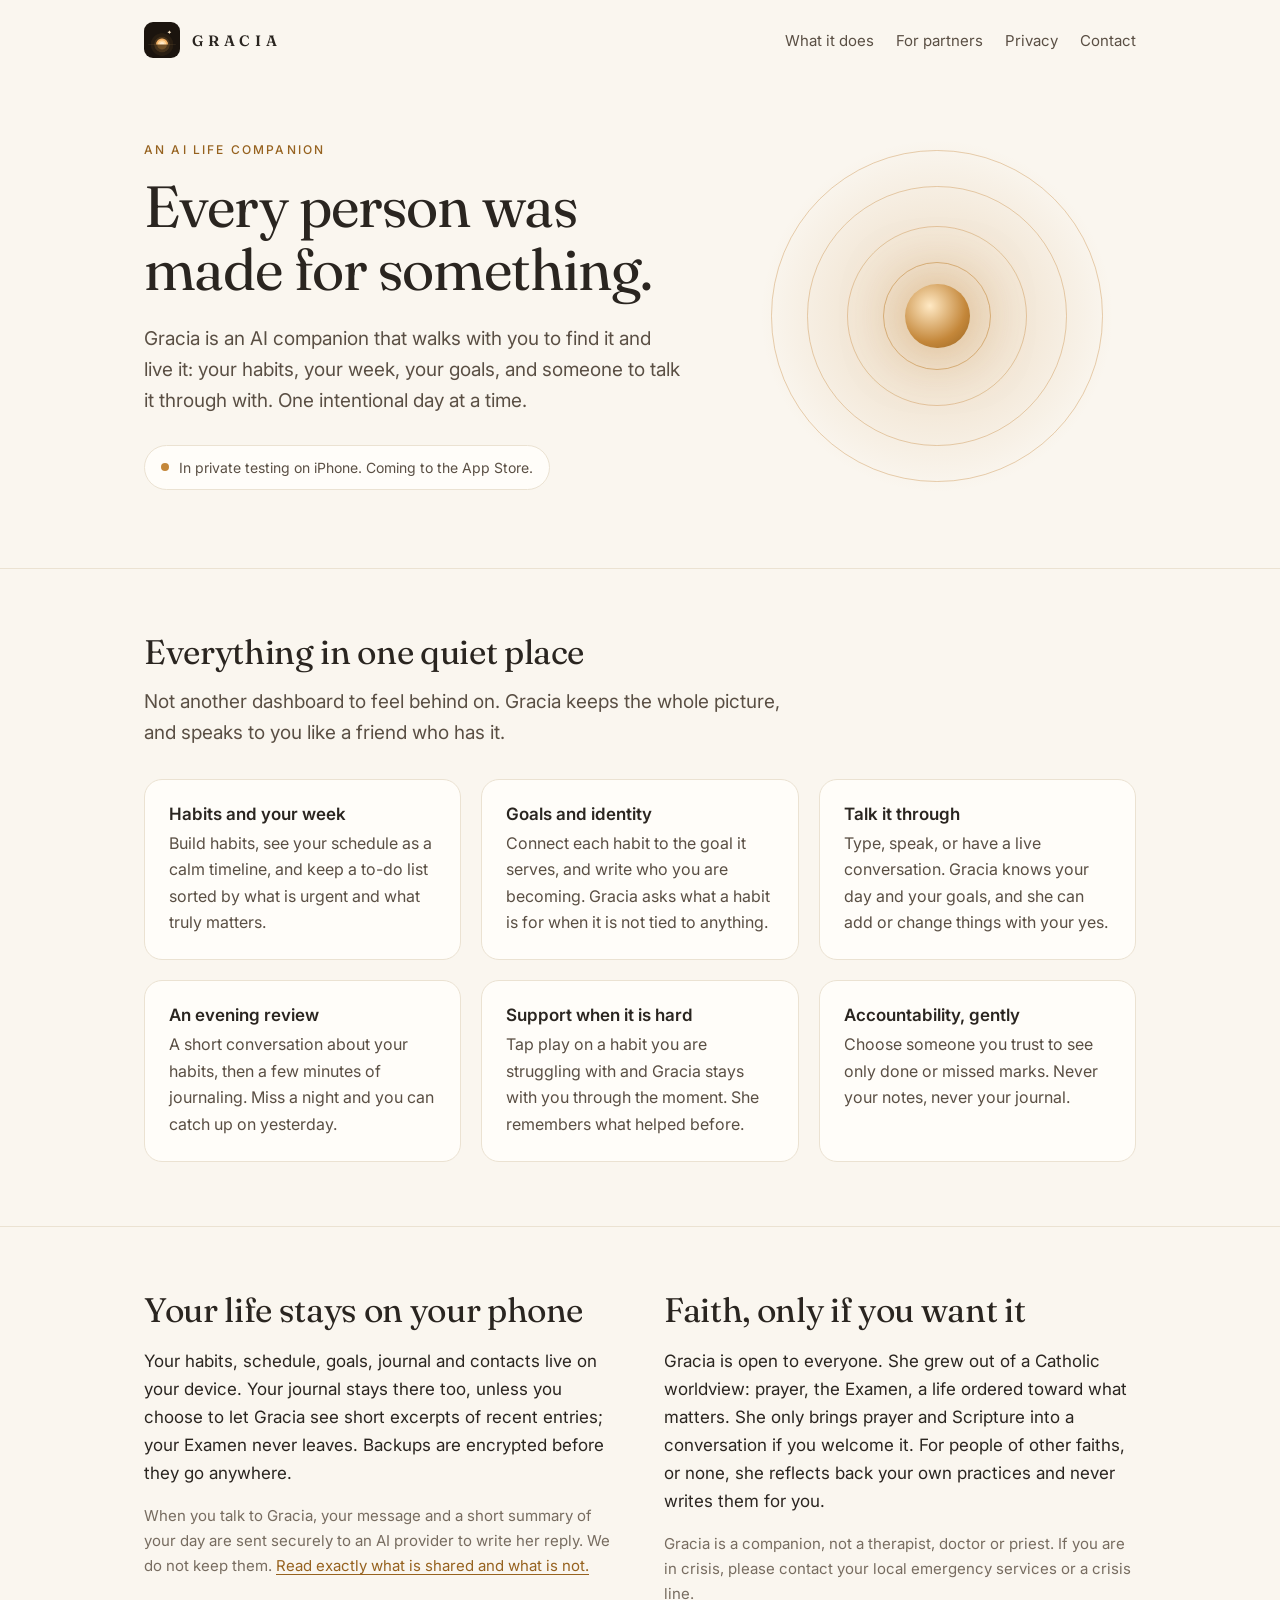
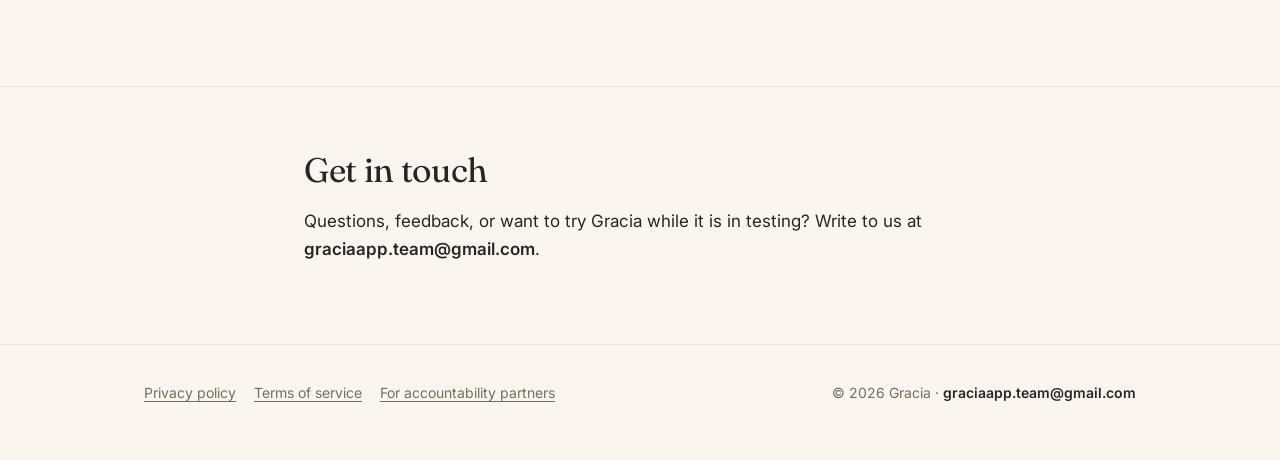
<file: index.html>
<!doctype html>
<html lang="en">
<head>
<meta charset="utf-8">
<meta name="viewport" content="width=device-width, initial-scale=1">
<title>Gracia: Your AI Life Companion</title>
<meta name="description" content="Every person was made for something. Gracia is an AI companion that walks with you to find it and live it, one intentional day at a time.">
<meta name="theme-color" content="#faf6ef">
<meta property="og:title" content="Gracia: Your AI Life Companion"><meta property="og:description" content="Every person was made for something. Gracia is an AI companion that walks with you to find it and live it, one intentional day at a time."><meta property="og:type" content="website">
<link rel="icon" href="/assets/favicon.png">
<link rel="apple-touch-icon" href="/assets/icon.png">

<link rel="preconnect" href="https://fonts.googleapis.com"><link rel="preconnect" href="https://fonts.gstatic.com" crossorigin><link rel="stylesheet" href="https://fonts.googleapis.com/css2?family=Fraunces:opsz,wght@9..144,400;9..144,600&family=Inter:wght@400;500;600&display=swap">
<link rel="stylesheet" href="/style.css">
</head>
<body>
<header class="site"><div class="wrap">
  <a class="brand" href="/"><img src="/assets/icon.png" alt="" width="36" height="36"><span>Gracia</span></a>
  <nav class="site" aria-label="Main"><a href="/#what">What it does</a><a href="/partners">For partners</a><a href="/privacy">Privacy</a><a href="/#contact">Contact</a></nav>
</div></header>

<main>
<div class="hero"><div class="wrap">
  <div>
    <p class="eyebrow">An AI life companion</p>
    <h1>Every person was made for something.</h1>
    <p class="lede">Gracia is an AI companion that walks with you to find it and live it: your habits, your week, your goals, and someone to talk it through with. One intentional day at a time.</p>
    <span class="status"><i></i> In private testing on iPhone. Coming to the App Store.</span>
  </div>
  <div class="orb" role="img" aria-label="Gracia's glowing orb"><div class="ring r1"></div><div class="ring r2"></div><div class="ring r3"></div><div class="ring r4"></div><div class="core"></div></div>
</div></div>

<section id="what"><div class="wrap">
  <h2>Everything in one quiet place</h2>
  <p class="lede" style="margin-bottom:0">Not another dashboard to feel behind on. Gracia keeps the whole picture, and speaks to you like a friend who has it.</p>
  <div class="grid">
    <div class="card"><h3>Habits and your week</h3><p>Build habits, see your schedule as a calm timeline, and keep a to-do list sorted by what is urgent and what truly matters.</p></div>
    <div class="card"><h3>Goals and identity</h3><p>Connect each habit to the goal it serves, and write who you are becoming. Gracia asks what a habit is for when it is not tied to anything.</p></div>
    <div class="card"><h3>Talk it through</h3><p>Type, speak, or have a live conversation. Gracia knows your day and your goals, and she can add or change things with your yes.</p></div>
    <div class="card"><h3>An evening review</h3><p>A short conversation about your habits, then a few minutes of journaling. Miss a night and you can catch up on yesterday.</p></div>
    <div class="card"><h3>Support when it is hard</h3><p>Tap play on a habit you are struggling with and Gracia stays with you through the moment. She remembers what helped before.</p></div>
    <div class="card"><h3>Accountability, gently</h3><p>Choose someone you trust to see only done or missed marks. Never your notes, never your journal.</p></div>
  </div>
</div></section>

<section><div class="wrap two">
  <div>
    <h2>Your life stays on your phone</h2>
    <p>Your habits, schedule, goals, journal and contacts live on your device. Your journal stays there too, unless you choose to let Gracia see short excerpts of recent entries; your Examen never leaves. Backups are encrypted before they go anywhere.</p>
    <p class="quiet">When you talk to Gracia, your message and a short summary of your day are sent securely to an AI provider to write her reply. We do not keep them. <a href="/privacy">Read exactly what is shared and what is not.</a></p>
  </div>
  <div>
    <h2>Faith, only if you want it</h2>
    <p>Gracia is open to everyone. She grew out of a Catholic worldview: prayer, the Examen, a life ordered toward what matters. She only brings prayer and Scripture into a conversation if you welcome it. For people of other faiths, or none, she reflects back your own practices and never writes them for you.</p>
    <p class="quiet">Gracia is a companion, not a therapist, doctor or priest. If you are in crisis, please contact your local emergency services or a crisis line.</p>
  </div>
</div></section>

<section id="contact"><div class="wrap narrow">
  <h2>Get in touch</h2>
  <p>Questions, feedback, or want to try Gracia while it is in testing? Write to us at <span class="email">graciaapp.team@gmail.com</span>.</p>
</div></section>
</main>

<footer class="site"><div class="wrap">
  <div><a href="/privacy">Privacy policy</a><a href="/terms">Terms of service</a><a href="/partners">For accountability partners</a></div>
  <div>© 2026 Gracia · <span class="email">graciaapp.team@gmail.com</span></div>
</div></footer>
</body>
</html>
</file>
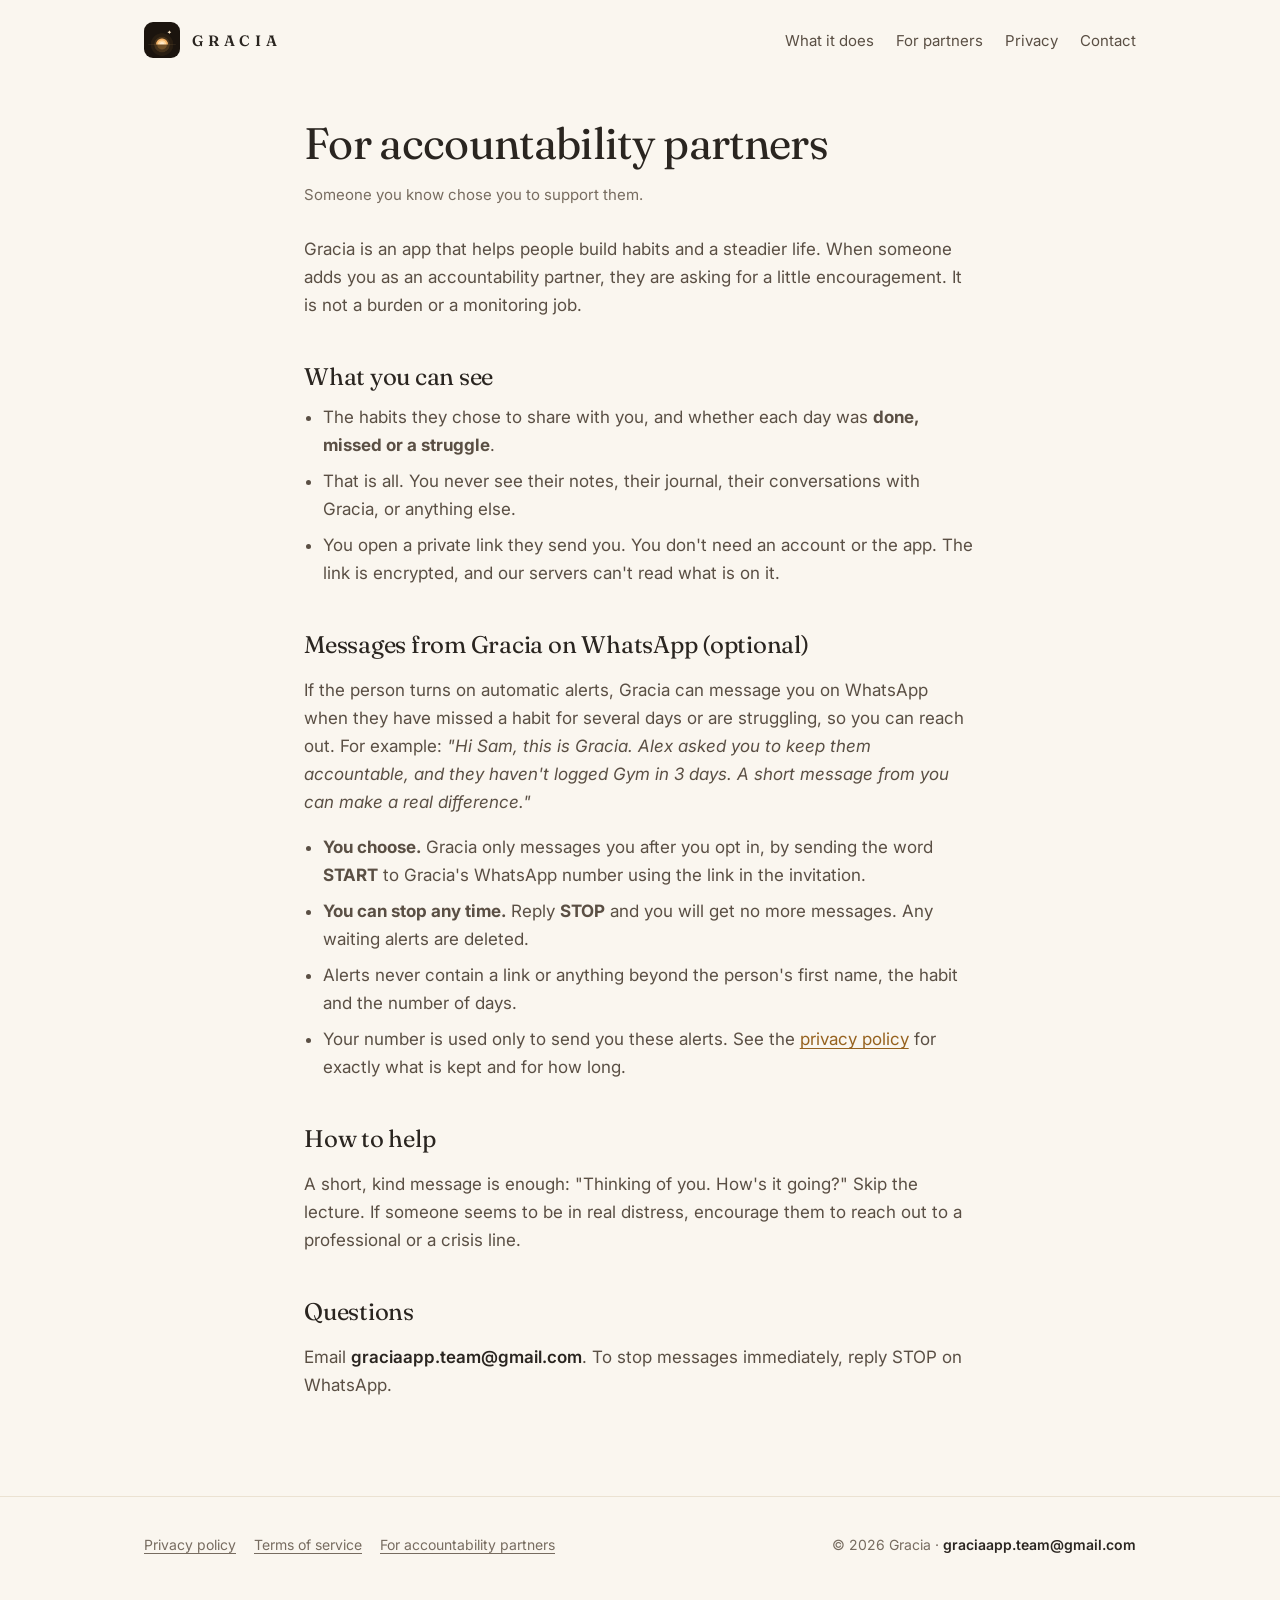
<file: partners/index.html>
<!doctype html>
<html lang="en">
<head>
<meta charset="utf-8">
<meta name="viewport" content="width=device-width, initial-scale=1">
<title>For accountability partners · Gracia</title>
<meta name="description" content="What accountability partners see, how optional WhatsApp alerts work, and how to stop them.">
<meta name="theme-color" content="#faf6ef">
<meta property="og:title" content="For accountability partners · Gracia"><meta property="og:description" content="What accountability partners see, how optional WhatsApp alerts work, and how to stop them."><meta property="og:type" content="website">
<link rel="icon" href="/assets/favicon.png">
<link rel="apple-touch-icon" href="/assets/icon.png">

<link rel="preconnect" href="https://fonts.googleapis.com"><link rel="preconnect" href="https://fonts.gstatic.com" crossorigin><link rel="stylesheet" href="https://fonts.googleapis.com/css2?family=Fraunces:opsz,wght@9..144,400;9..144,600&family=Inter:wght@400;500;600&display=swap">
<link rel="stylesheet" href="/style.css">
</head>
<body>
<header class="site"><div class="wrap">
  <a class="brand" href="/"><img src="/assets/icon.png" alt="" width="36" height="36"><span>Gracia</span></a>
  <nav class="site" aria-label="Main"><a href="/#what">What it does</a><a href="/partners">For partners</a><a href="/privacy">Privacy</a><a href="/#contact">Contact</a></nav>
</div></header>

<main class="prose"><div class="wrap narrow">
<h1>For accountability partners</h1>
<p class="meta">Someone you know chose you to support them.</p>

<p>Gracia is an app that helps people build habits and a steadier life. When someone adds you as an accountability partner, they are asking for a little encouragement. It is not a burden or a monitoring job.</p>

<h2>What you can see</h2>
<ul class="plain">
<li>The habits they chose to share with you, and whether each day was <strong>done, missed or a struggle</strong>.</li>
<li>That is all. You never see their notes, their journal, their conversations with Gracia, or anything else.</li>
<li>You open a private link they send you. You don't need an account or the app. The link is encrypted, and our servers can't read what is on it.</li>
</ul>

<h2>Messages from Gracia on WhatsApp (optional)</h2>
<p>If the person turns on automatic alerts, Gracia can message you on WhatsApp when they have missed a habit for several days or are struggling, so you can reach out. For example: <em>"Hi Sam, this is Gracia. Alex asked you to keep them accountable, and they haven't logged Gym in 3 days. A short message from you can make a real difference."</em></p>
<ul class="plain">
<li><strong>You choose.</strong> Gracia only messages you after you opt in, by sending the word <strong>START</strong> to Gracia's WhatsApp number using the link in the invitation.</li>
<li><strong>You can stop any time.</strong> Reply <strong>STOP</strong> and you will get no more messages. Any waiting alerts are deleted.</li>
<li>Alerts never contain a link or anything beyond the person's first name, the habit and the number of days.</li>
<li>Your number is used only to send you these alerts. See the <a href="/privacy">privacy policy</a> for exactly what is kept and for how long.</li>
</ul>

<h2>How to help</h2>
<p>A short, kind message is enough: "Thinking of you. How's it going?" Skip the lecture. If someone seems to be in real distress, encourage them to reach out to a professional or a crisis line.</p>

<h2>Questions</h2>
<p>Email <span class="email">graciaapp.team@gmail.com</span>. To stop messages immediately, reply STOP on WhatsApp.</p>
</div></main>

<footer class="site"><div class="wrap">
  <div><a href="/privacy">Privacy policy</a><a href="/terms">Terms of service</a><a href="/partners">For accountability partners</a></div>
  <div>© 2026 Gracia · <span class="email">graciaapp.team@gmail.com</span></div>
</div></footer>
</body>
</html>
</file>
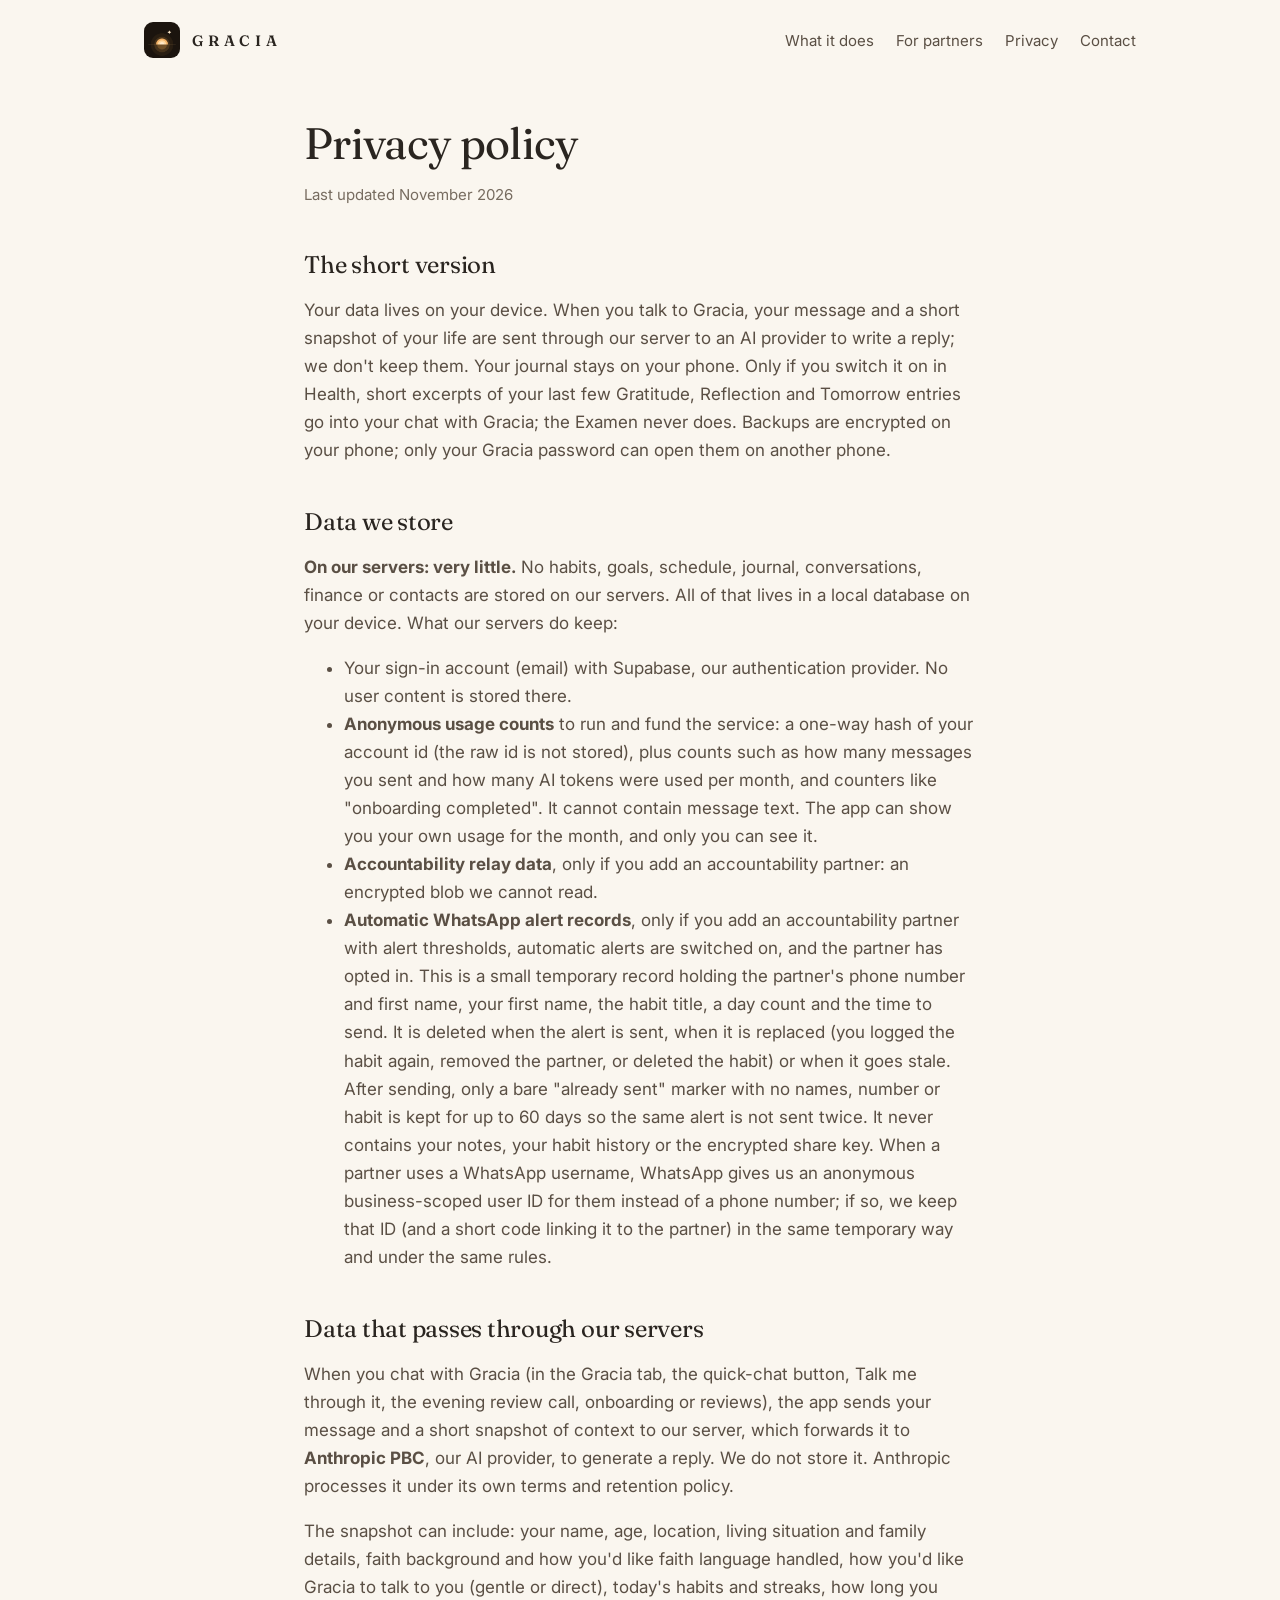
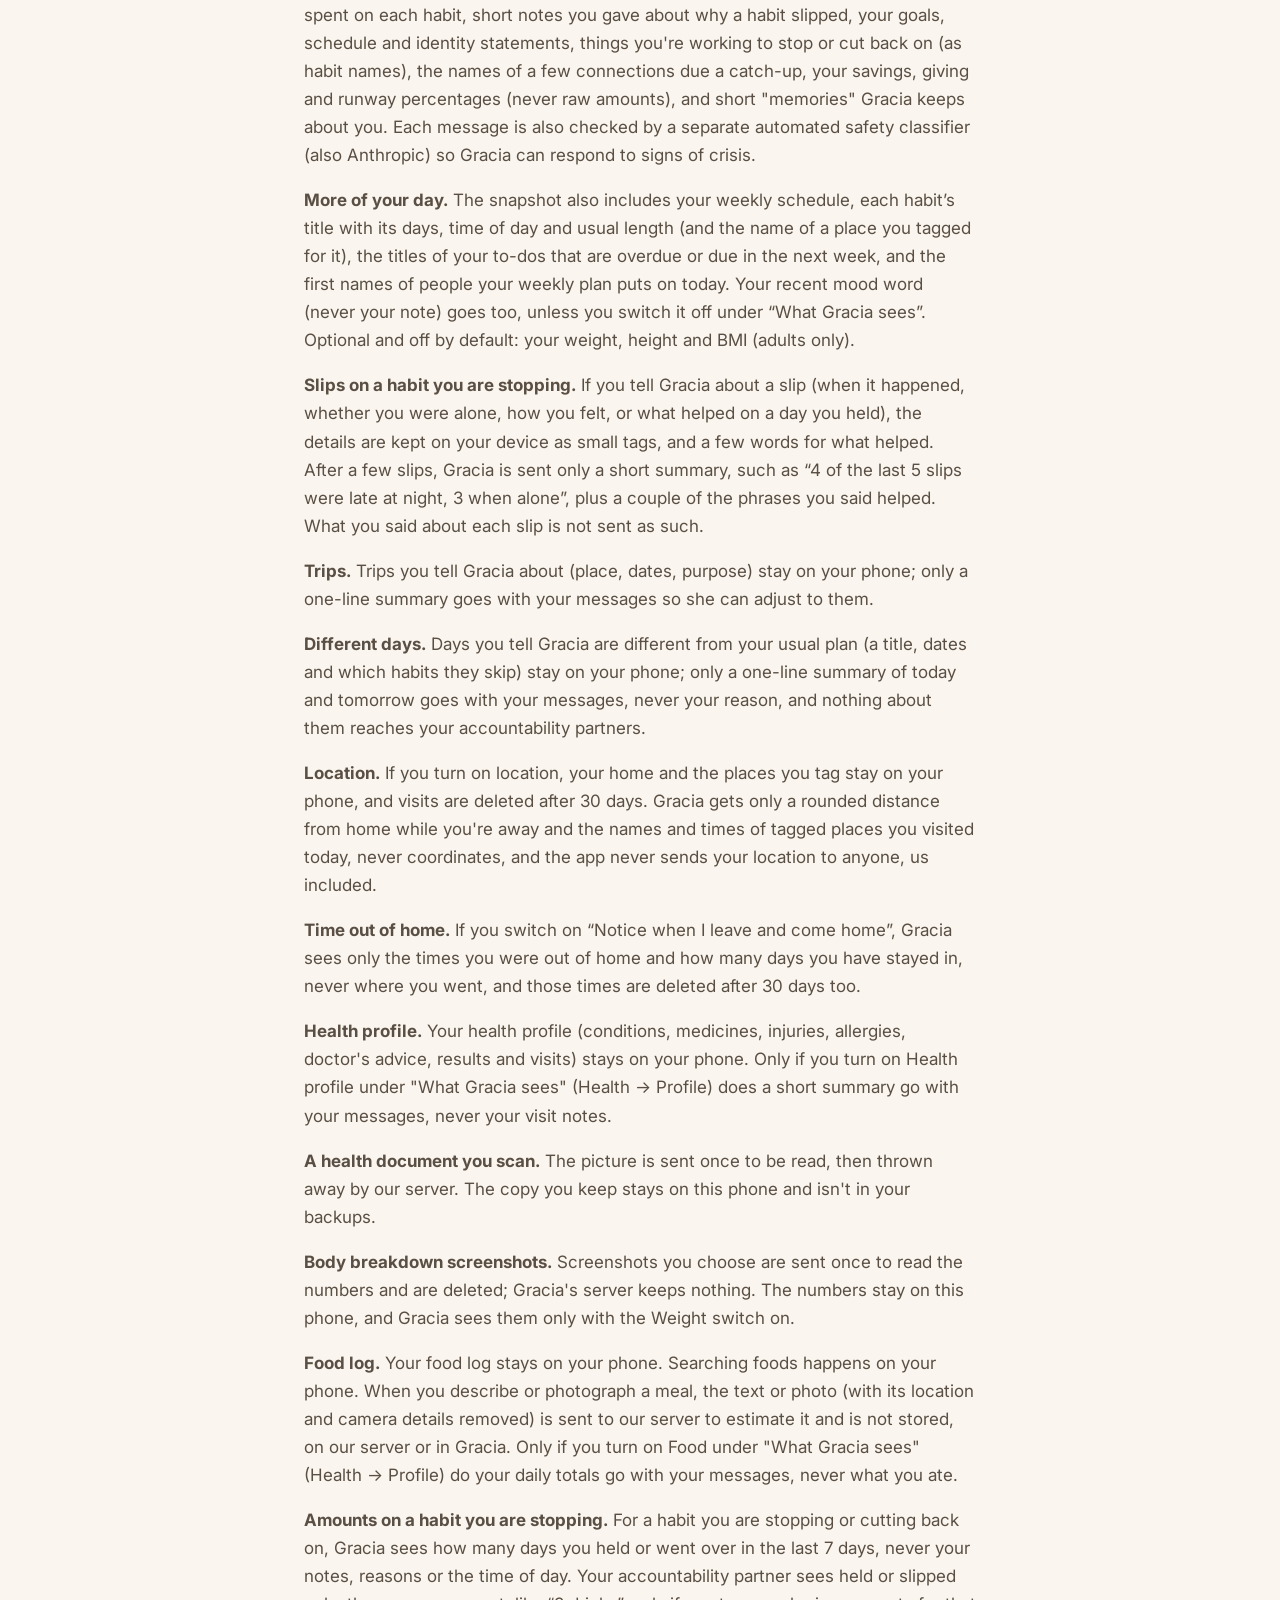
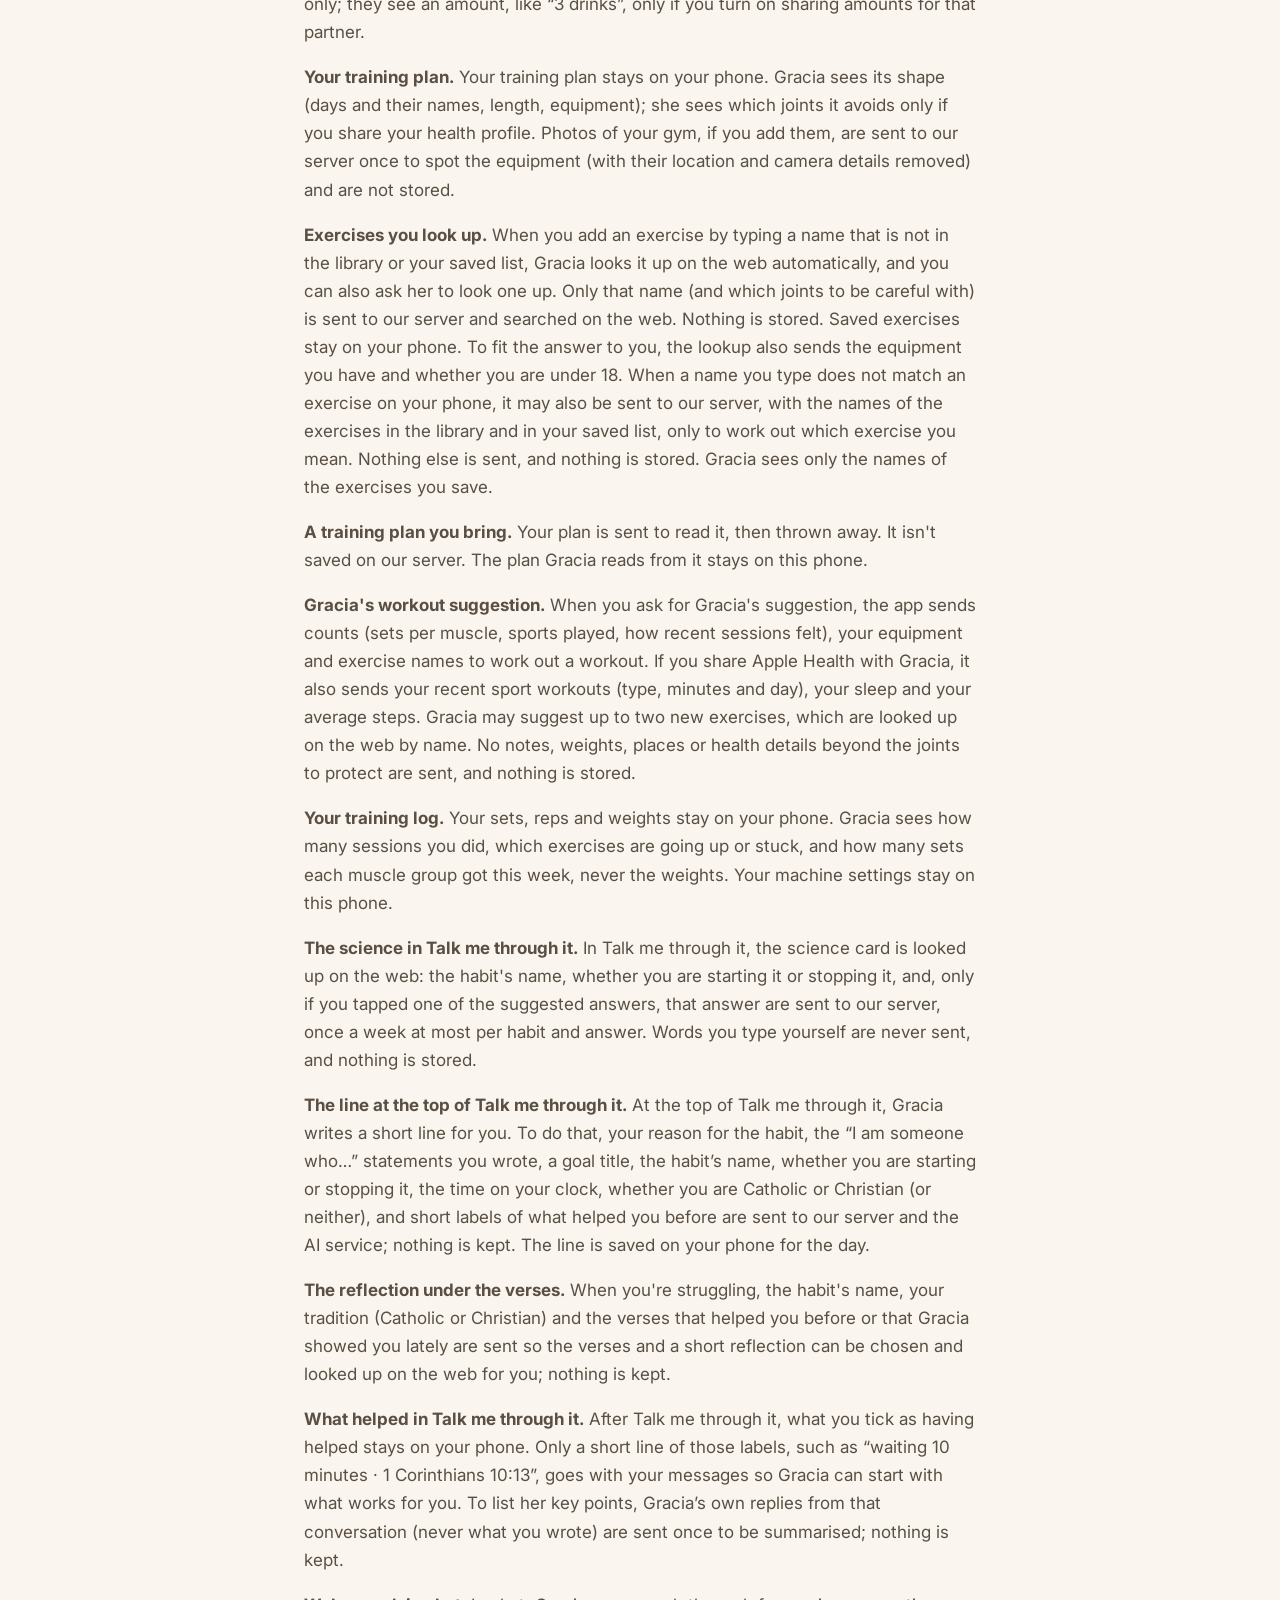
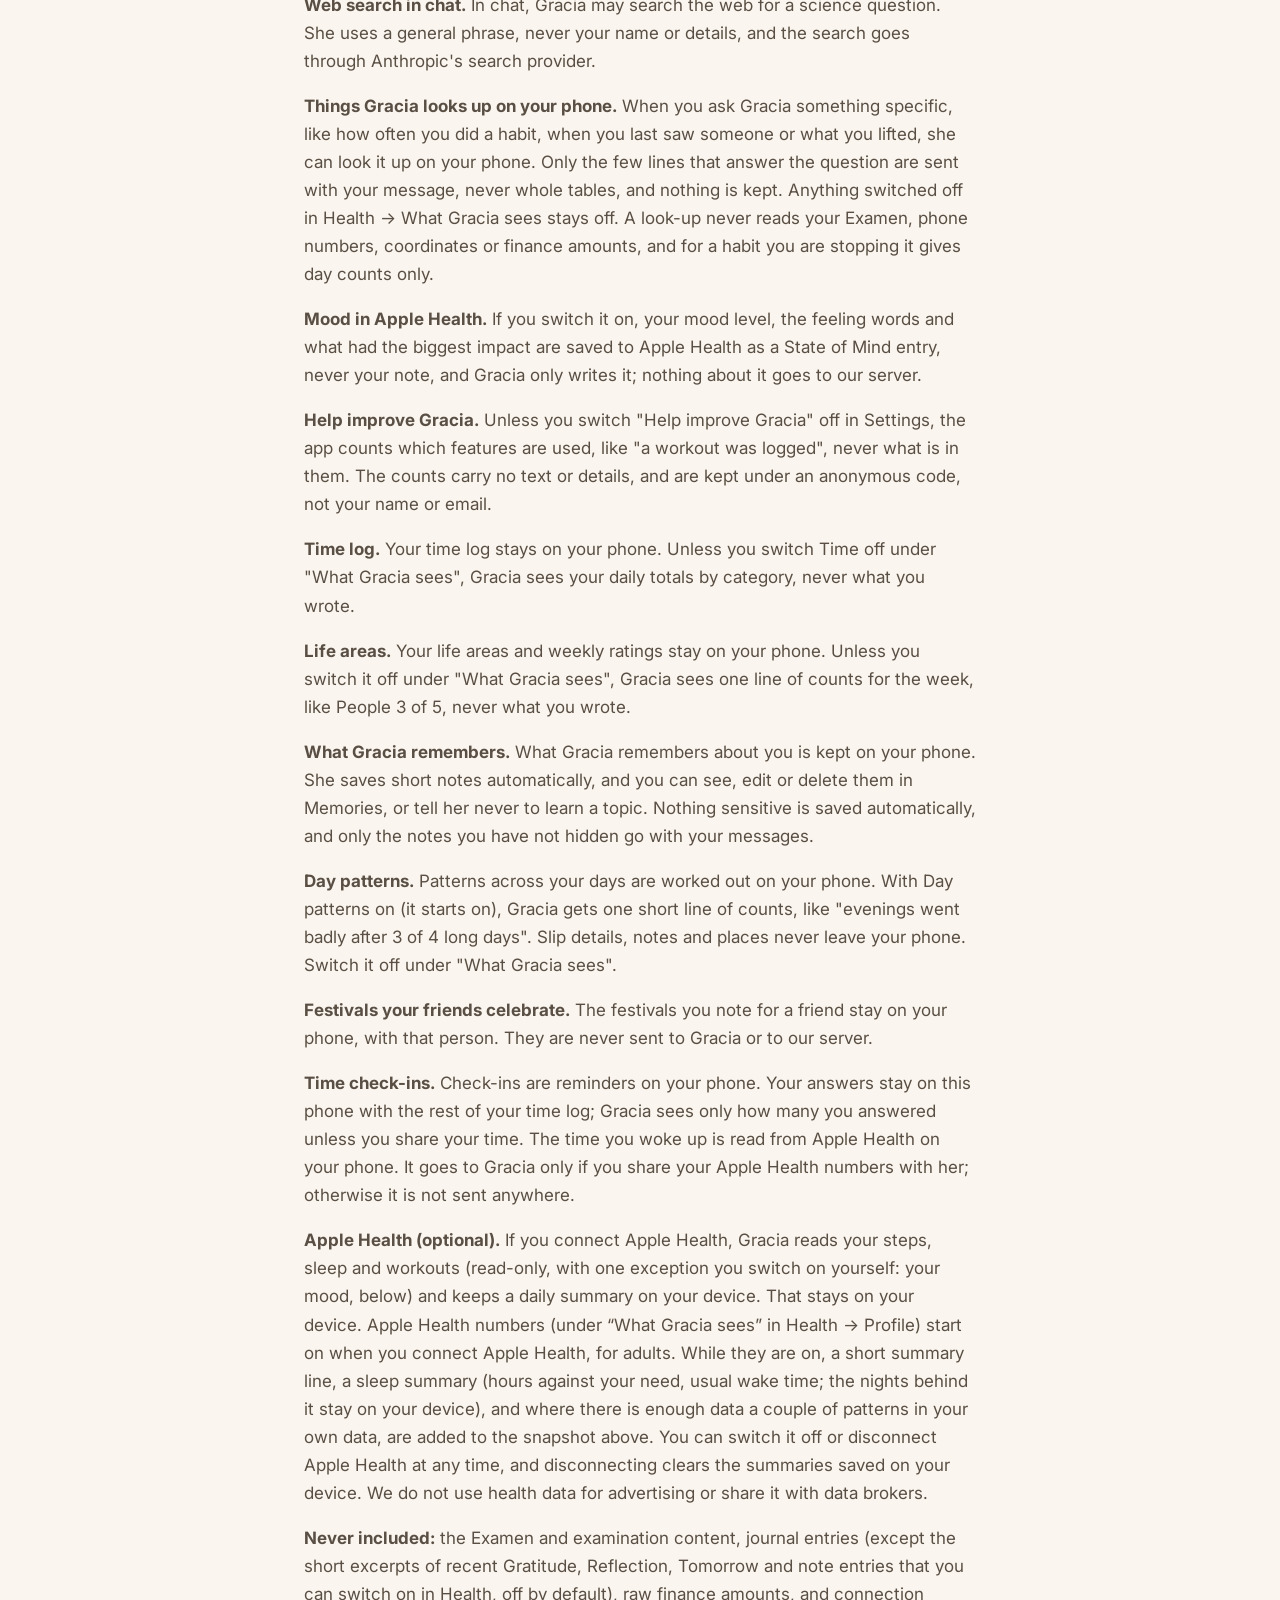
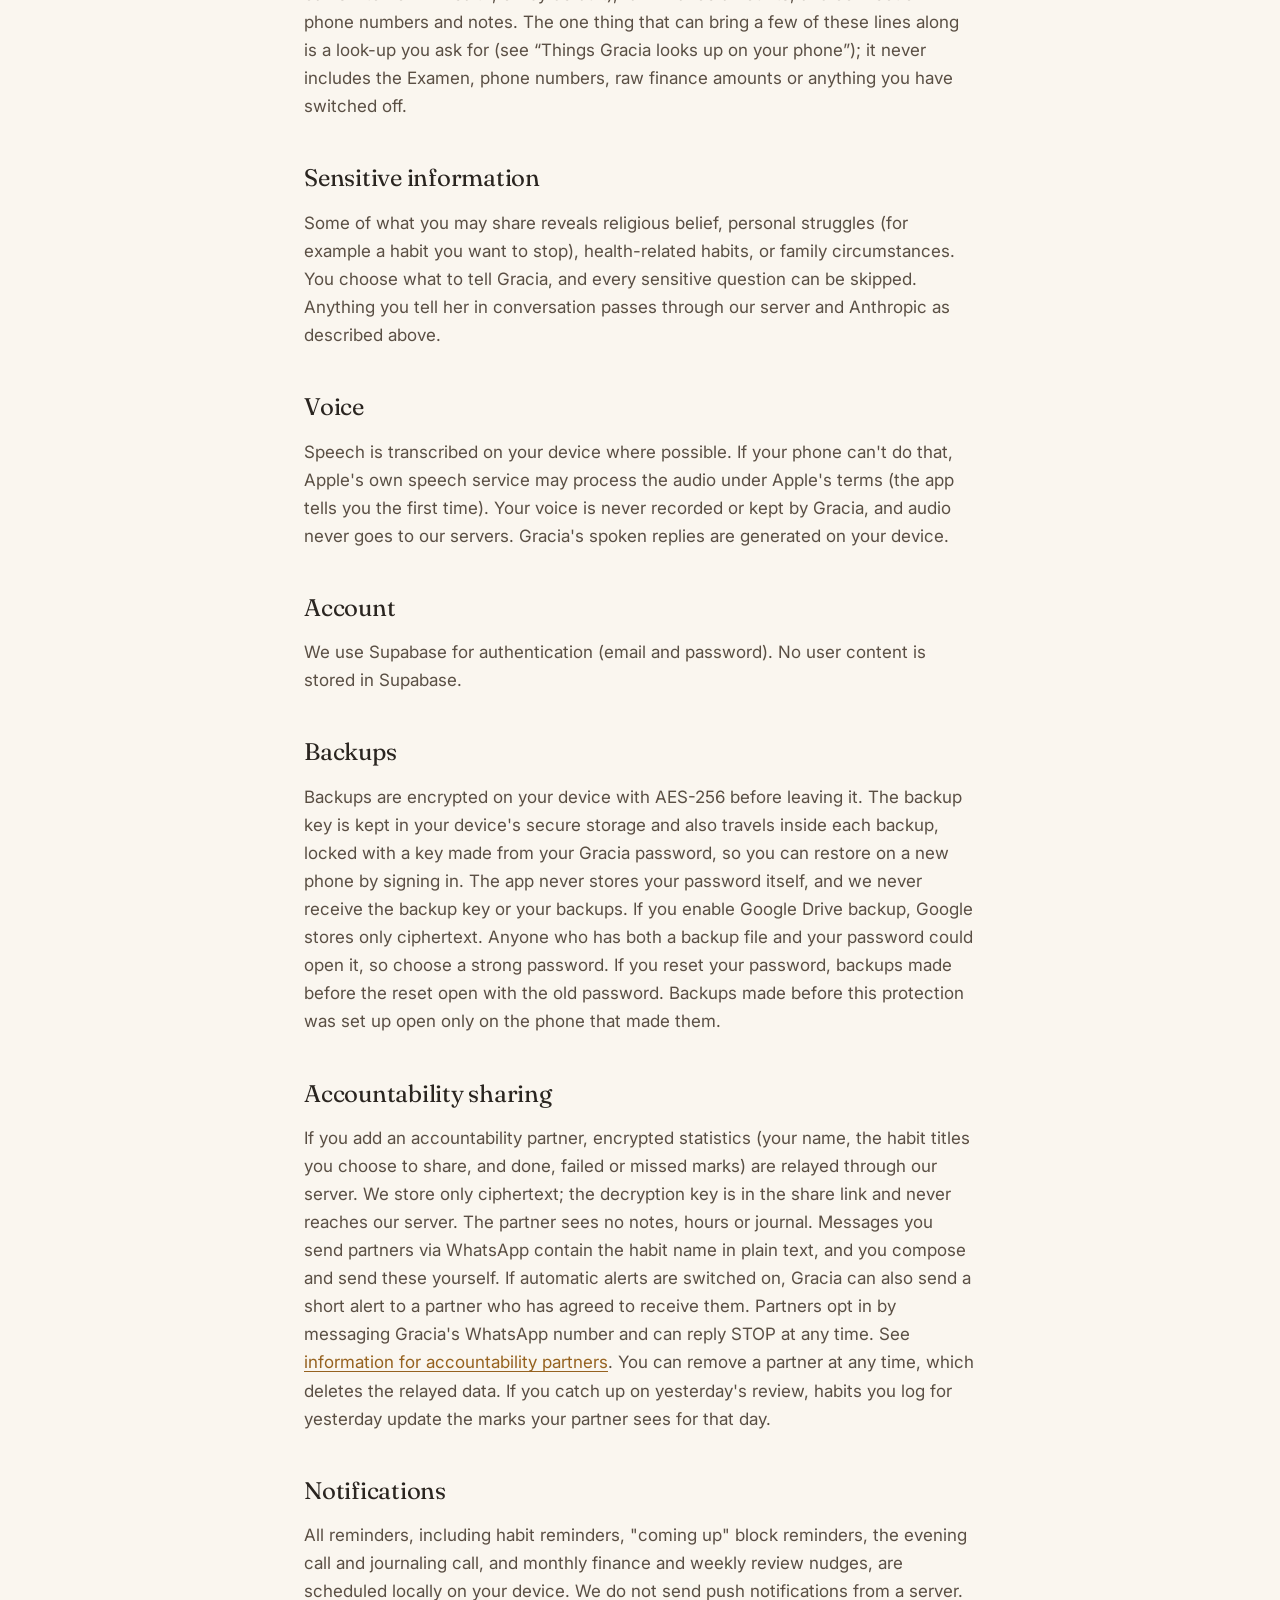
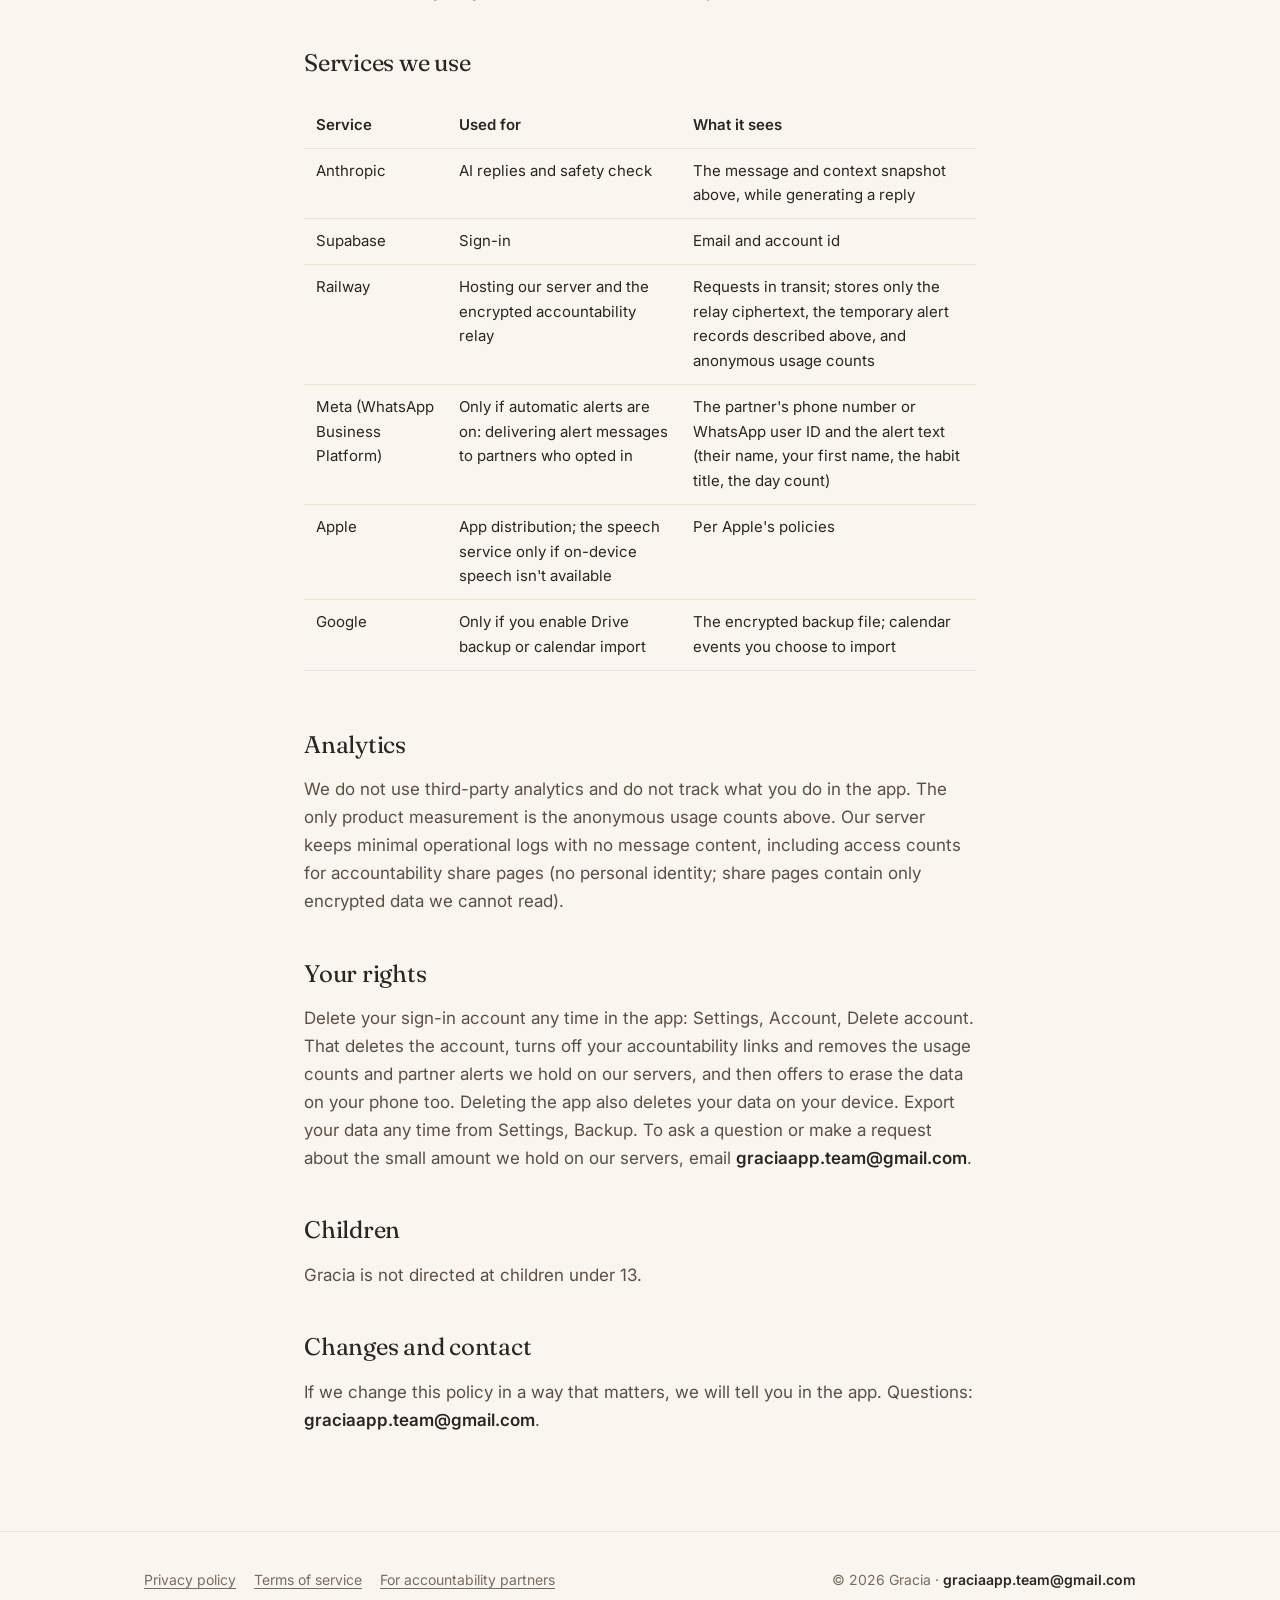
<file: privacy/index.html>
<!doctype html>
<html lang="en">
<head>
<meta charset="utf-8">
<meta name="viewport" content="width=device-width, initial-scale=1">
<title>Privacy policy · Gracia</title>
<meta name="description" content="What Gracia stores, what leaves your phone, and who processes it.">
<meta name="theme-color" content="#faf6ef">
<meta property="og:title" content="Privacy policy · Gracia"><meta property="og:description" content="What Gracia stores, what leaves your phone, and who processes it."><meta property="og:type" content="website">
<link rel="icon" href="/assets/favicon.png">
<link rel="apple-touch-icon" href="/assets/icon.png">

<link rel="preconnect" href="https://fonts.googleapis.com"><link rel="preconnect" href="https://fonts.gstatic.com" crossorigin><link rel="stylesheet" href="https://fonts.googleapis.com/css2?family=Fraunces:opsz,wght@9..144,400;9..144,600&family=Inter:wght@400;500;600&display=swap">
<link rel="stylesheet" href="/style.css">
</head>
<body>
<header class="site"><div class="wrap">
  <a class="brand" href="/"><img src="/assets/icon.png" alt="" width="36" height="36"><span>Gracia</span></a>
  <nav class="site" aria-label="Main"><a href="/#what">What it does</a><a href="/partners">For partners</a><a href="/privacy">Privacy</a><a href="/#contact">Contact</a></nav>
</div></header>

<main class="prose"><div class="wrap narrow">
<h1>Privacy policy</h1>
<p class="meta">Last updated November 2026</p>

<h2>The short version</h2>
<p>Your data lives on your device. When you talk to Gracia, your message and a short snapshot of your life are sent through our server to an AI provider to write a reply; we don't keep them. Your journal stays on your phone. Only if you switch it on in Health, short excerpts of your last few Gratitude, Reflection and Tomorrow entries go into your chat with Gracia; the Examen never does. Backups are encrypted on your phone; only your Gracia password can open them on another phone.</p>

<h2>Data we store</h2>
<p><strong>On our servers: very little.</strong> No habits, goals, schedule, journal, conversations, finance or contacts are stored on our servers. All of that lives in a local database on your device. What our servers do keep:</p>
<ul>
<li>Your sign-in account (email) with Supabase, our authentication provider. No user content is stored there.</li>
<li><strong>Anonymous usage counts</strong> to run and fund the service: a one-way hash of your account id (the raw id is not stored), plus counts such as how many messages you sent and how many AI tokens were used per month, and counters like "onboarding completed". It cannot contain message text. The app can show you your own usage for the month, and only you can see it.</li>
<li><strong>Accountability relay data</strong>, only if you add an accountability partner: an encrypted blob we cannot read.</li>
<li><strong>Automatic WhatsApp alert records</strong>, only if you add an accountability partner with alert thresholds, automatic alerts are switched on, and the partner has opted in. This is a small temporary record holding the partner's phone number and first name, your first name, the habit title, a day count and the time to send. It is deleted when the alert is sent, when it is replaced (you logged the habit again, removed the partner, or deleted the habit) or when it goes stale. After sending, only a bare "already sent" marker with no names, number or habit is kept for up to 60 days so the same alert is not sent twice. It never contains your notes, your habit history or the encrypted share key. When a partner uses a WhatsApp username, WhatsApp gives us an anonymous business-scoped user ID for them instead of a phone number; if so, we keep that ID (and a short code linking it to the partner) in the same temporary way and under the same rules.</li>
</ul>

<h2>Data that passes through our servers</h2>
<p>When you chat with Gracia (in the Gracia tab, the quick-chat button, Talk me through it, the evening review call, onboarding or reviews), the app sends your message and a short snapshot of context to our server, which forwards it to <strong>Anthropic PBC</strong>, our AI provider, to generate a reply. We do not store it. Anthropic processes it under its own terms and retention policy.</p>
<p>The snapshot can include: your name, age, location, living situation and family details, faith background and how you'd like faith language handled, how you'd like Gracia to talk to you (gentle or direct), today's habits and streaks, how long you spent on each habit, short notes you gave about why a habit slipped, your goals, schedule and identity statements, things you're working to stop or cut back on (as habit names), the names of a few connections due a catch-up, your savings, giving and runway percentages (never raw amounts), and short "memories" Gracia keeps about you. Each message is also checked by a separate automated safety classifier (also Anthropic) so Gracia can respond to signs of crisis.</p>
<p><strong>More of your day.</strong> The snapshot also includes your weekly schedule, each habit&rsquo;s title with its days, time of day and usual length (and the name of a place you tagged for it), the titles of your to-dos that are overdue or due in the next week, and the first names of people your weekly plan puts on today. Your recent mood word (never your note) goes too, unless you switch it off under &ldquo;What Gracia sees&rdquo;. Optional and off by default: your weight, height and BMI (adults only).</p>
<p><strong>Slips on a habit you are stopping.</strong> If you tell Gracia about a slip (when it happened, whether you were alone, how you felt, or what helped on a day you held), the details are kept on your device as small tags, and a few words for what helped. After a few slips, Gracia is sent only a short summary, such as &ldquo;4 of the last 5 slips were late at night, 3 when alone&rdquo;, plus a couple of the phrases you said helped. What you said about each slip is not sent as such.</p>
<p><strong>Trips.</strong> Trips you tell Gracia about (place, dates, purpose) stay on your phone; only a one-line summary goes with your messages so she can adjust to them.</p>
<p><strong>Different days.</strong> Days you tell Gracia are different from your usual plan (a title, dates and which habits they skip) stay on your phone; only a one-line summary of today and tomorrow goes with your messages, never your reason, and nothing about them reaches your accountability partners.</p>
<p><strong>Location.</strong> If you turn on location, your home and the places you tag stay on your phone, and visits are deleted after 30 days. Gracia gets only a rounded distance from home while you're away and the names and times of tagged places you visited today, never coordinates, and the app never sends your location to anyone, us included.</p>
<p><strong>Time out of home.</strong> If you switch on “Notice when I leave and come home”, Gracia sees only the times you were out of home and how many days you have stayed in, never where you went, and those times are deleted after 30 days too.</p>
<p><strong>Health profile.</strong> Your health profile (conditions, medicines, injuries, allergies, doctor's advice, results and visits) stays on your phone. Only if you turn on Health profile under "What Gracia sees" (Health → Profile) does a short summary go with your messages, never your visit notes.</p>
<p><strong>A health document you scan.</strong> The picture is sent once to be read, then thrown away by our server. The copy you keep stays on this phone and isn't in your backups.</p>
<p><strong>Body breakdown screenshots.</strong> Screenshots you choose are sent once to read the numbers and are deleted; Gracia's server keeps nothing. The numbers stay on this phone, and Gracia sees them only with the Weight switch on.</p>

<p><strong>Food log.</strong> Your food log stays on your phone. Searching foods happens on your phone. When you describe or photograph a meal, the text or photo (with its location and camera details removed) is sent to our server to estimate it and is not stored, on our server or in Gracia. Only if you turn on Food under "What Gracia sees" (Health → Profile) do your daily totals go with your messages, never what you ate.</p>
<p><strong>Amounts on a habit you are stopping.</strong> For a habit you are stopping or cutting back on, Gracia sees how many days you held or went over in the last 7 days, never your notes, reasons or the time of day. Your accountability partner sees held or slipped only; they see an amount, like &ldquo;3 drinks&rdquo;, only if you turn on sharing amounts for that partner.</p>
<p><strong>Your training plan.</strong> Your training plan stays on your phone. Gracia sees its shape (days and their names, length, equipment); she sees which joints it avoids only if you share your health profile. Photos of your gym, if you add them, are sent to our server once to spot the equipment (with their location and camera details removed) and are not stored.</p>
<p><strong>Exercises you look up.</strong> When you add an exercise by typing a name that is not in the library or your saved list, Gracia looks it up on the web automatically, and you can also ask her to look one up. Only that name (and which joints to be careful with) is sent to our server and searched on the web. Nothing is stored. Saved exercises stay on your phone. To fit the answer to you, the lookup also sends the equipment you have and whether you are under 18. When a name you type does not match an exercise on your phone, it may also be sent to our server, with the names of the exercises in the library and in your saved list, only to work out which exercise you mean. Nothing else is sent, and nothing is stored. Gracia sees only the names of the exercises you save.</p>
<p><strong>A training plan you bring.</strong> Your plan is sent to read it, then thrown away. It isn't saved on our server. The plan Gracia reads from it stays on this phone.</p>
<p><strong>Gracia's workout suggestion.</strong> When you ask for Gracia's suggestion, the app sends counts (sets per muscle, sports played, how recent sessions felt), your equipment and exercise names to work out a workout. If you share Apple Health with Gracia, it also sends your recent sport workouts (type, minutes and day), your sleep and your average steps. Gracia may suggest up to two new exercises, which are looked up on the web by name. No notes, weights, places or health details beyond the joints to protect are sent, and nothing is stored.</p>
<p><strong>Your training log.</strong> Your sets, reps and weights stay on your phone. Gracia sees how many sessions you did, which exercises are going up or stuck, and how many sets each muscle group got this week, never the weights. Your machine settings stay on this phone.</p>
<p><strong>The science in Talk me through it.</strong> In Talk me through it, the science card is looked up on the web: the habit's name, whether you are starting it or stopping it, and, only if you tapped one of the suggested answers, that answer are sent to our server, once a week at most per habit and answer. Words you type yourself are never sent, and nothing is stored.</p>
<p><strong>The line at the top of Talk me through it.</strong> At the top of Talk me through it, Gracia writes a short line for you. To do that, your reason for the habit, the “I am someone who…” statements you wrote, a goal title, the habit’s name, whether you are starting or stopping it, the time on your clock, whether you are Catholic or Christian (or neither), and short labels of what helped you before are sent to our server and the AI service; nothing is kept. The line is saved on your phone for the day.</p>
<p><strong>The reflection under the verses.</strong> When you're struggling, the habit's name, your tradition (Catholic or Christian) and the verses that helped you before or that Gracia showed you lately are sent so the verses and a short reflection can be chosen and looked up on the web for you; nothing is kept.</p>
<p><strong>What helped in Talk me through it.</strong> After Talk me through it, what you tick as having helped stays on your phone. Only a short line of those labels, such as “waiting 10 minutes · 1 Corinthians 10:13”, goes with your messages so Gracia can start with what works for you. To list her key points, Gracia’s own replies from that conversation (never what you wrote) are sent once to be summarised; nothing is kept.</p>
<p><strong>Web search in chat.</strong> In chat, Gracia may search the web for a science question. She uses a general phrase, never your name or details, and the search goes through Anthropic's search provider.</p>
<p><strong>Things Gracia looks up on your phone.</strong> When you ask Gracia something specific, like how often you did a habit, when you last saw someone or what you lifted, she can look it up on your phone. Only the few lines that answer the question are sent with your message, never whole tables, and nothing is kept. Anything switched off in Health → What Gracia sees stays off. A look-up never reads your Examen, phone numbers, coordinates or finance amounts, and for a habit you are stopping it gives day counts only.</p>
<p><strong>Mood in Apple Health.</strong> If you switch it on, your mood level, the feeling words and what had the biggest impact are saved to Apple Health as a State of Mind entry, never your note, and Gracia only writes it; nothing about it goes to our server.</p>
<p><strong>Help improve Gracia.</strong> Unless you switch "Help improve Gracia" off in Settings, the app counts which features are used, like "a workout was logged", never what is in them. The counts carry no text or details, and are kept under an anonymous code, not your name or email.</p>
<p><strong>Time log.</strong> Your time log stays on your phone. Unless you switch Time off under "What Gracia sees", Gracia sees your daily totals by category, never what you wrote.</p>
<p><strong>Life areas.</strong> Your life areas and weekly ratings stay on your phone. Unless you switch it off under "What Gracia sees", Gracia sees one line of counts for the week, like People 3 of 5, never what you wrote.</p>
<p><strong>What Gracia remembers.</strong> What Gracia remembers about you is kept on your phone. She saves short notes automatically, and you can see, edit or delete them in Memories, or tell her never to learn a topic. Nothing sensitive is saved automatically, and only the notes you have not hidden go with your messages.</p>
<p><strong>Day patterns.</strong> Patterns across your days are worked out on your phone. With Day patterns on (it starts on), Gracia gets one short line of counts, like "evenings went badly after 3 of 4 long days". Slip details, notes and places never leave your phone. Switch it off under "What Gracia sees".</p>
<p><strong>Festivals your friends celebrate.</strong> The festivals you note for a friend stay on your phone, with that person. They are never sent to Gracia or to our server.</p>
<p><strong>Time check-ins.</strong> Check-ins are reminders on your phone. Your answers stay on this phone with the rest of your time log; Gracia sees only how many you answered unless you share your time. The time you woke up is read from Apple Health on your phone. It goes to Gracia only if you share your Apple Health numbers with her; otherwise it is not sent anywhere.</p>
<p><strong>Apple Health (optional).</strong> If you connect Apple Health, Gracia reads your steps, sleep and workouts (read-only, with one exception you switch on yourself: your mood, below) and keeps a daily summary on your device. That stays on your device. Apple Health numbers (under &ldquo;What Gracia sees&rdquo; in Health → Profile) start on when you connect Apple Health, for adults. While they are on, a short summary line, a sleep summary (hours against your need, usual wake time; the nights behind it stay on your device), and where there is enough data a couple of patterns in your own data, are added to the snapshot above. You can switch it off or disconnect Apple Health at any time, and disconnecting clears the summaries saved on your device. We do not use health data for advertising or share it with data brokers.</p>
<p><strong>Never included:</strong> the Examen and examination content, journal entries (except the short excerpts of recent Gratitude, Reflection, Tomorrow and note entries that you can switch on in Health, off by default), raw finance amounts, and connection phone numbers and notes. The one thing that can bring a few of these lines along is a look-up you ask for (see &ldquo;Things Gracia looks up on your phone&rdquo;); it never includes the Examen, phone numbers, raw finance amounts or anything you have switched off.</p>

<h2>Sensitive information</h2>
<p>Some of what you may share reveals religious belief, personal struggles (for example a habit you want to stop), health-related habits, or family circumstances. You choose what to tell Gracia, and every sensitive question can be skipped. Anything you tell her in conversation passes through our server and Anthropic as described above.</p>

<h2>Voice</h2>
<p>Speech is transcribed on your device where possible. If your phone can't do that, Apple's own speech service may process the audio under Apple's terms (the app tells you the first time). Your voice is never recorded or kept by Gracia, and audio never goes to our servers. Gracia's spoken replies are generated on your device.</p>

<h2>Account</h2>
<p>We use Supabase for authentication (email and password). No user content is stored in Supabase.</p>

<h2>Backups</h2>
<p>Backups are encrypted on your device with AES-256 before leaving it. The backup key is kept in your device's secure storage and also travels inside each backup, locked with a key made from your Gracia password, so you can restore on a new phone by signing in. The app never stores your password itself, and we never receive the backup key or your backups. If you enable Google Drive backup, Google stores only ciphertext. Anyone who has both a backup file and your password could open it, so choose a strong password. If you reset your password, backups made before the reset open with the old password. Backups made before this protection was set up open only on the phone that made them.</p>

<h2>Accountability sharing</h2>
<p>If you add an accountability partner, encrypted statistics (your name, the habit titles you choose to share, and done, failed or missed marks) are relayed through our server. We store only ciphertext; the decryption key is in the share link and never reaches our server. The partner sees no notes, hours or journal. Messages you send partners via WhatsApp contain the habit name in plain text, and you compose and send these yourself. If automatic alerts are switched on, Gracia can also send a short alert to a partner who has agreed to receive them. Partners opt in by messaging Gracia's WhatsApp number and can reply STOP at any time. See <a href="/partners">information for accountability partners</a>. You can remove a partner at any time, which deletes the relayed data. If you catch up on yesterday's review, habits you log for yesterday update the marks your partner sees for that day.</p>

<h2>Notifications</h2>
<p>All reminders, including habit reminders, "coming up" block reminders, the evening call and journaling call, and monthly finance and weekly review nudges, are scheduled locally on your device. We do not send push notifications from a server.</p>

<h2>Services we use</h2>
<div class="tablewrap"><table>
<tr><th>Service</th><th>Used for</th><th>What it sees</th></tr>
<tr><td>Anthropic</td><td>AI replies and safety check</td><td>The message and context snapshot above, while generating a reply</td></tr>
<tr><td>Supabase</td><td>Sign-in</td><td>Email and account id</td></tr>
<tr><td>Railway</td><td>Hosting our server and the encrypted accountability relay</td><td>Requests in transit; stores only the relay ciphertext, the temporary alert records described above, and anonymous usage counts</td></tr>
<tr><td>Meta (WhatsApp Business Platform)</td><td>Only if automatic alerts are on: delivering alert messages to partners who opted in</td><td>The partner's phone number or WhatsApp user ID and the alert text (their name, your first name, the habit title, the day count)</td></tr>
<tr><td>Apple</td><td>App distribution; the speech service only if on-device speech isn't available</td><td>Per Apple's policies</td></tr>
<tr><td>Google</td><td>Only if you enable Drive backup or calendar import</td><td>The encrypted backup file; calendar events you choose to import</td></tr>
</table></div>

<h2>Analytics</h2>
<p>We do not use third-party analytics and do not track what you do in the app. The only product measurement is the anonymous usage counts above. Our server keeps minimal operational logs with no message content, including access counts for accountability share pages (no personal identity; share pages contain only encrypted data we cannot read).</p>

<h2>Your rights</h2>
<p>Delete your sign-in account any time in the app: Settings, Account, Delete account. That deletes the account, turns off your accountability links and removes the usage counts and partner alerts we hold on our servers, and then offers to erase the data on your phone too. Deleting the app also deletes your data on your device. Export your data any time from Settings, Backup. To ask a question or make a request about the small amount we hold on our servers, email <span class="email">graciaapp.team@gmail.com</span>.</p>

<h2>Children</h2>
<p>Gracia is not directed at children under 13.</p>

<h2>Changes and contact</h2>
<p>If we change this policy in a way that matters, we will tell you in the app. Questions: <span class="email">graciaapp.team@gmail.com</span>.</p>
</div></main>

<footer class="site"><div class="wrap">
  <div><a href="/privacy">Privacy policy</a><a href="/terms">Terms of service</a><a href="/partners">For accountability partners</a></div>
  <div>© 2026 Gracia · <span class="email">graciaapp.team@gmail.com</span></div>
</div></footer>
</body>
</html>
</file>
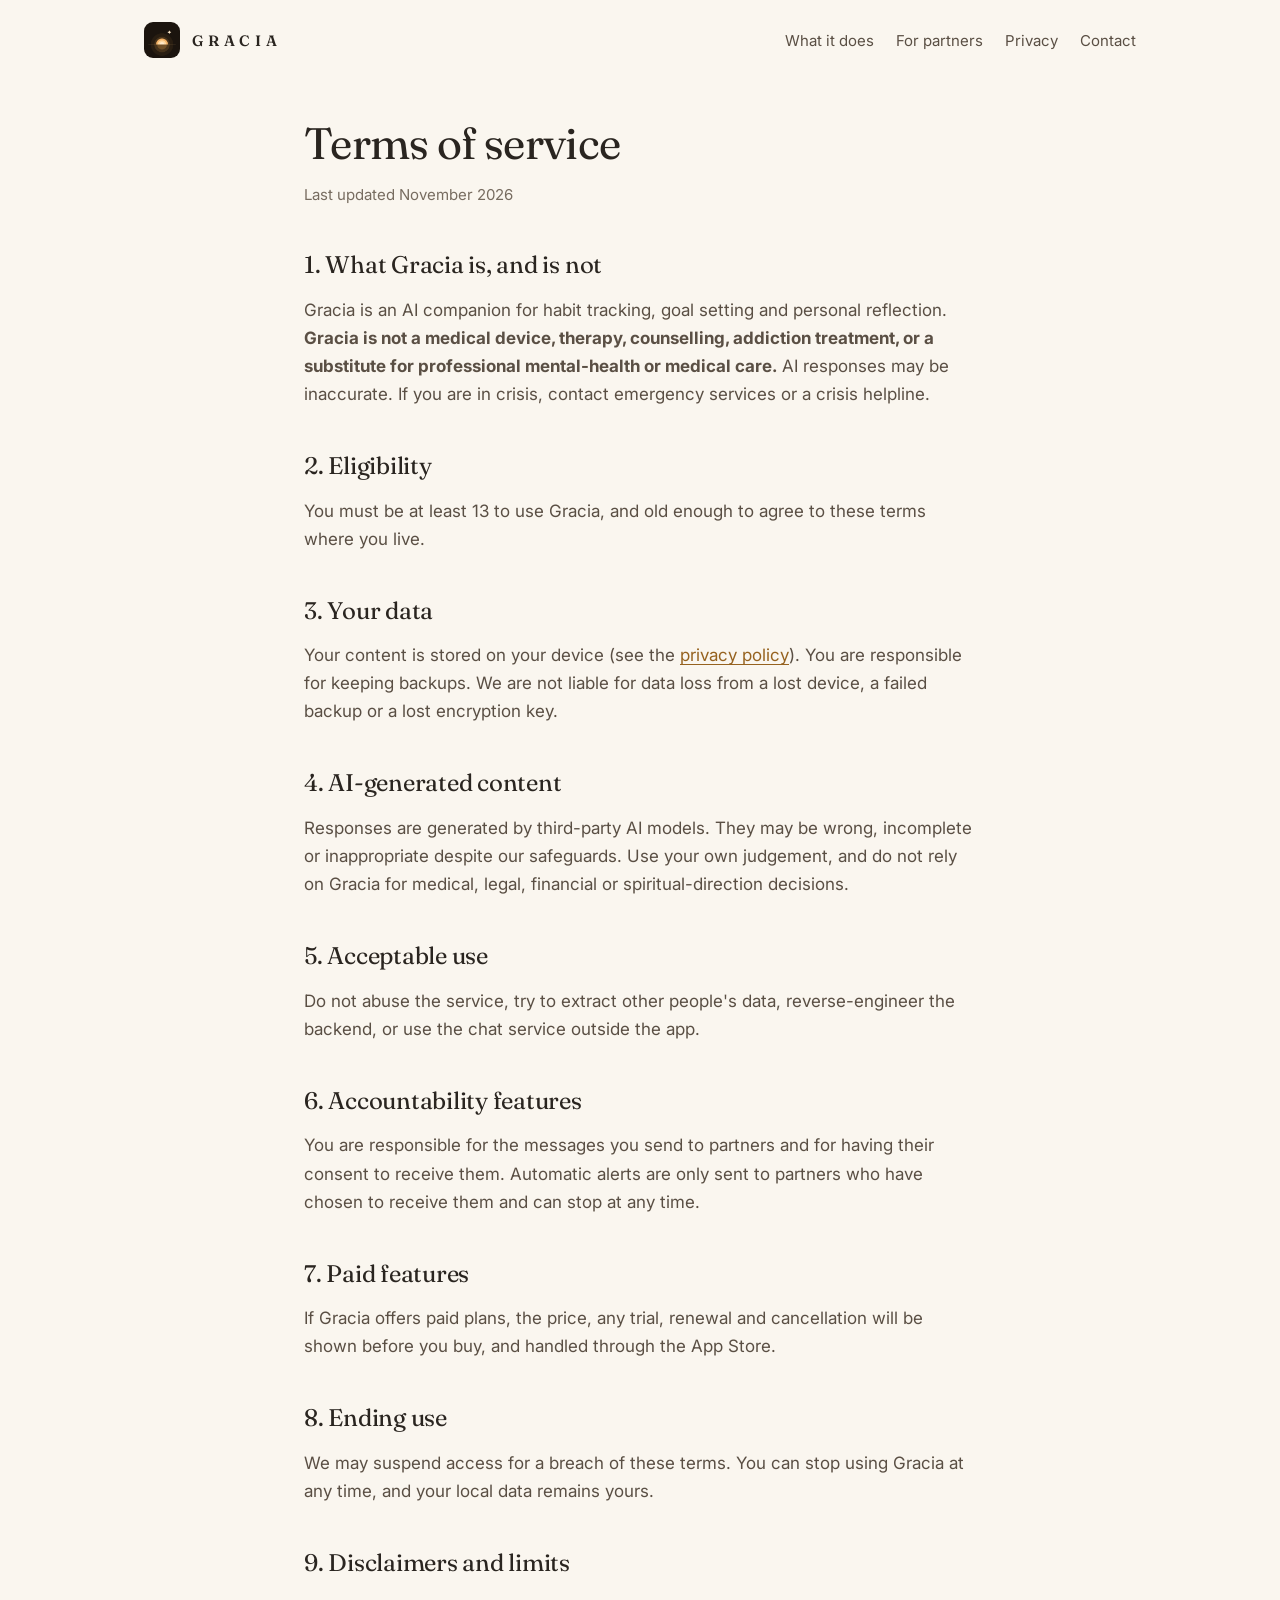
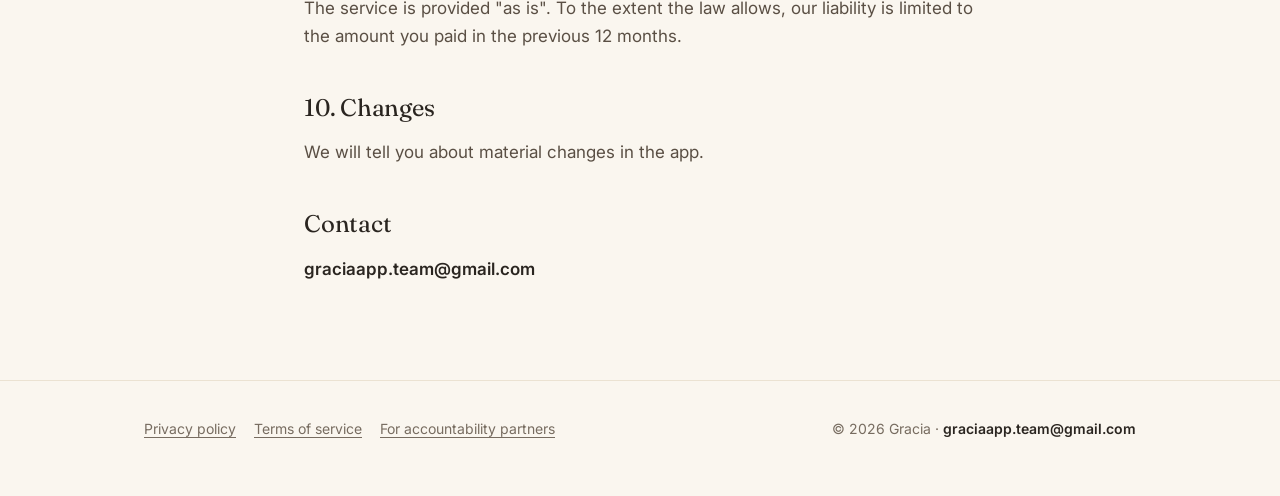
<file: terms/index.html>
<!doctype html>
<html lang="en">
<head>
<meta charset="utf-8">
<meta name="viewport" content="width=device-width, initial-scale=1">
<title>Terms of service · Gracia</title>
<meta name="description" content="The terms for using Gracia.">
<meta name="theme-color" content="#faf6ef">
<meta property="og:title" content="Terms of service · Gracia"><meta property="og:description" content="The terms for using Gracia."><meta property="og:type" content="website">
<link rel="icon" href="/assets/favicon.png">
<link rel="apple-touch-icon" href="/assets/icon.png">

<link rel="preconnect" href="https://fonts.googleapis.com"><link rel="preconnect" href="https://fonts.gstatic.com" crossorigin><link rel="stylesheet" href="https://fonts.googleapis.com/css2?family=Fraunces:opsz,wght@9..144,400;9..144,600&family=Inter:wght@400;500;600&display=swap">
<link rel="stylesheet" href="/style.css">
</head>
<body>
<header class="site"><div class="wrap">
  <a class="brand" href="/"><img src="/assets/icon.png" alt="" width="36" height="36"><span>Gracia</span></a>
  <nav class="site" aria-label="Main"><a href="/#what">What it does</a><a href="/partners">For partners</a><a href="/privacy">Privacy</a><a href="/#contact">Contact</a></nav>
</div></header>

<main class="prose"><div class="wrap narrow">
<h1>Terms of service</h1>
<p class="meta">Last updated November 2026</p>

<h2>1. What Gracia is, and is not</h2>
<p>Gracia is an AI companion for habit tracking, goal setting and personal reflection. <strong>Gracia is not a medical device, therapy, counselling, addiction treatment, or a substitute for professional mental-health or medical care.</strong> AI responses may be inaccurate. If you are in crisis, contact emergency services or a crisis helpline.</p>

<h2>2. Eligibility</h2>
<p>You must be at least 13 to use Gracia, and old enough to agree to these terms where you live.</p>

<h2>3. Your data</h2>
<p>Your content is stored on your device (see the <a href="/privacy">privacy policy</a>). You are responsible for keeping backups. We are not liable for data loss from a lost device, a failed backup or a lost encryption key.</p>

<h2>4. AI-generated content</h2>
<p>Responses are generated by third-party AI models. They may be wrong, incomplete or inappropriate despite our safeguards. Use your own judgement, and do not rely on Gracia for medical, legal, financial or spiritual-direction decisions.</p>

<h2>5. Acceptable use</h2>
<p>Do not abuse the service, try to extract other people's data, reverse-engineer the backend, or use the chat service outside the app.</p>

<h2>6. Accountability features</h2>
<p>You are responsible for the messages you send to partners and for having their consent to receive them. Automatic alerts are only sent to partners who have chosen to receive them and can stop at any time.</p>

<h2>7. Paid features</h2>
<p>If Gracia offers paid plans, the price, any trial, renewal and cancellation will be shown before you buy, and handled through the App Store.</p>

<h2>8. Ending use</h2>
<p>We may suspend access for a breach of these terms. You can stop using Gracia at any time, and your local data remains yours.</p>

<h2>9. Disclaimers and limits</h2>
<p>The service is provided "as is". To the extent the law allows, our liability is limited to the amount you paid in the previous 12 months.</p>

<h2>10. Changes</h2>
<p>We will tell you about material changes in the app.</p>

<h2>Contact</h2>
<p><span class="email">graciaapp.team@gmail.com</span></p>
</div></main>

<footer class="site"><div class="wrap">
  <div><a href="/privacy">Privacy policy</a><a href="/terms">Terms of service</a><a href="/partners">For accountability partners</a></div>
  <div>© 2026 Gracia · <span class="email">graciaapp.team@gmail.com</span></div>
</div></footer>
</body>
</html>
</file>
<file: style.css>
/* Gracia site — warm, calm, editorial. Tokens mirror the app's Warm Amber theme. */
:root {
  --bg: #faf6ef;
  --card: #fffdf9;
  --ink: #2a2520;
  --ink2: #5a4f44;
  --mid: #776c60;
  --line: #ebe2d2;
  --accent: #c4873a;
  --accent-deep: #96621f;
  --accent-soft: #f4ead9;
  --serif: "Fraunces", Georgia, "Times New Roman", serif;
  --sans: "Inter", system-ui, -apple-system, "Segoe UI", sans-serif;
}
@media (prefers-color-scheme: dark) {
  :root {
    --bg: #1c1511; --card: #241c17; --ink: #f5ebdd; --ink2: #d3c7b8; --mid: #b9aa98;
    --line: #3a2f27; --accent: #e0a458; --accent-deep: #e8b672; --accent-soft: #2e231b;
  }
}
* { box-sizing: border-box; }
html { -webkit-text-size-adjust: 100%; }
body {
  margin: 0; background: var(--bg); color: var(--ink);
  font: 17px/1.65 var(--sans); -webkit-font-smoothing: antialiased;
}
a { color: var(--accent-deep); text-underline-offset: 3px; }
a:hover { color: var(--accent); }
:focus-visible { outline: 2px solid var(--accent); outline-offset: 3px; border-radius: 4px; }
.wrap { max-width: 1040px; margin: 0 auto; padding: 0 24px; }
.narrow { max-width: 720px; }

header.site { padding: 22px 0; }
header.site .wrap { display: flex; align-items: center; justify-content: space-between; gap: 16px; flex-wrap: wrap; }
.brand { display: flex; align-items: center; gap: 12px; text-decoration: none; color: var(--ink); }
.brand img { width: 36px; height: 36px; border-radius: 9px; }
.brand span { font: 600 15px var(--serif); letter-spacing: 0.32em; text-transform: uppercase; }
nav.site a { color: var(--ink2); text-decoration: none; margin-left: 22px; font-size: 15px; white-space: nowrap; }
nav.site a:hover { color: var(--accent-deep); }

.hero { padding: 56px 0 72px; }
.hero .wrap { display: grid; grid-template-columns: 1.15fr 0.85fr; gap: 56px; align-items: center; }
.eyebrow { font: 500 12px var(--sans); letter-spacing: 0.18em; text-transform: uppercase; color: var(--accent-deep); margin: 0 0 18px; }
h1 { font: 400 clamp(36px, 5.4vw, 58px)/1.08 var(--serif); letter-spacing: -0.015em; margin: 0 0 22px; text-wrap: balance; }
h2 { font: 400 clamp(26px, 3.4vw, 34px)/1.15 var(--serif); letter-spacing: -0.01em; margin: 0 0 14px; text-wrap: balance; }
h3 { font: 600 17px var(--sans); margin: 0 0 6px; }
.lede { font-size: 19px; color: var(--ink2); max-width: 34em; margin: 0 0 28px; }
.status { display: inline-flex; align-items: center; gap: 10px; padding: 10px 16px; border: 1px solid var(--line); border-radius: 999px; background: var(--card); font-size: 14px; color: var(--ink2); }
.status i { width: 8px; height: 8px; border-radius: 50%; background: var(--accent); display: inline-block; }

/* The Gracia orb: a luminous core inside thin rings */
.orb { position: relative; width: min(100%, 360px); aspect-ratio: 1; margin: 0 auto; }
.orb::before { content: ""; position: absolute; inset: -18%; border-radius: 50%;
  background: radial-gradient(closest-side, color-mix(in srgb, var(--accent) 26%, transparent), transparent 72%); }
.orb .ring { position: absolute; border-radius: 50%; border: 1px solid color-mix(in srgb, var(--accent) 38%, transparent); }
.orb .r1 { inset: 4%; } .orb .r2 { inset: 14%; } .orb .r3 { inset: 25%; } .orb .r4 { inset: 35%; border-color: color-mix(in srgb, var(--accent) 55%, transparent); }
.orb .core { position: absolute; inset: 41%; border-radius: 50%;
  background: radial-gradient(circle at 38% 34%, #ffe9c4, var(--accent) 62%, var(--accent-deep));
  box-shadow: 0 0 60px color-mix(in srgb, var(--accent) 55%, transparent); }
@media (prefers-reduced-motion: no-preference) {
  .orb .core { animation: breathe 6s ease-in-out infinite; }
  .orb .ring { animation: ripple 8s ease-in-out infinite; }
  .orb .r2 { animation-delay: .6s; } .orb .r3 { animation-delay: 1.2s; } .orb .r4 { animation-delay: 1.8s; }
}
@keyframes breathe { 50% { transform: scale(1.06); } }
@keyframes ripple { 50% { transform: scale(1.03); opacity: .6; } }

section { padding: 64px 0; border-top: 1px solid var(--line); }
.grid { display: grid; grid-template-columns: repeat(3, 1fr); gap: 20px; margin-top: 30px; }
.card { background: var(--card); border: 1px solid var(--line); border-radius: 18px; padding: 24px; }
.card p { margin: 0; color: var(--ink2); font-size: 16px; }
.two { display: grid; grid-template-columns: 1fr 1fr; gap: 48px; align-items: start; }
.quiet { color: var(--mid); font-size: 15px; }
ul.plain { padding-left: 1.1em; margin: 12px 0; }
ul.plain li { margin: 8px 0; color: var(--ink2); }

.prose { padding: 40px 0 80px; }
.prose h1 { font-size: clamp(32px, 4.4vw, 44px); margin-bottom: 8px; }
.prose h2 { font-size: 24px; margin: 44px 0 10px; }
.prose p, .prose li { color: var(--ink2); }
.prose .meta { color: var(--mid); font-size: 15px; margin-bottom: 28px; }
.prose table { width: 100%; border-collapse: collapse; margin: 16px 0; font-size: 15px; }
.prose th, .prose td { text-align: left; padding: 10px 12px; border-bottom: 1px solid var(--line); vertical-align: top; }
.prose th { color: var(--ink); font-weight: 600; }
.callout { background: var(--accent-soft); border: 1px solid var(--line); border-radius: 14px; padding: 18px 20px; color: var(--ink2); margin: 18px 0; }
.tablewrap { overflow-x: auto; }

footer.site { border-top: 1px solid var(--line); padding: 36px 0 56px; color: var(--mid); font-size: 14px; }
footer.site .wrap { display: flex; justify-content: space-between; gap: 18px; flex-wrap: wrap; }
footer.site a { color: var(--mid); margin-right: 18px; }

@media (max-width: 820px) {
  .hero .wrap, .two { grid-template-columns: 1fr; gap: 36px; }
  .grid { grid-template-columns: 1fr; }
  .hero { padding-top: 24px; }
  nav.site a { margin-left: 0; margin-right: 16px; }
  .orb { width: min(80%, 300px); }
}

.email { font-weight: 600; color: var(--ink); user-select: all; -webkit-user-select: all; white-space: nowrap; }
html { scroll-behavior: smooth; }
#contact { scroll-margin-top: 16px; }
</file>
